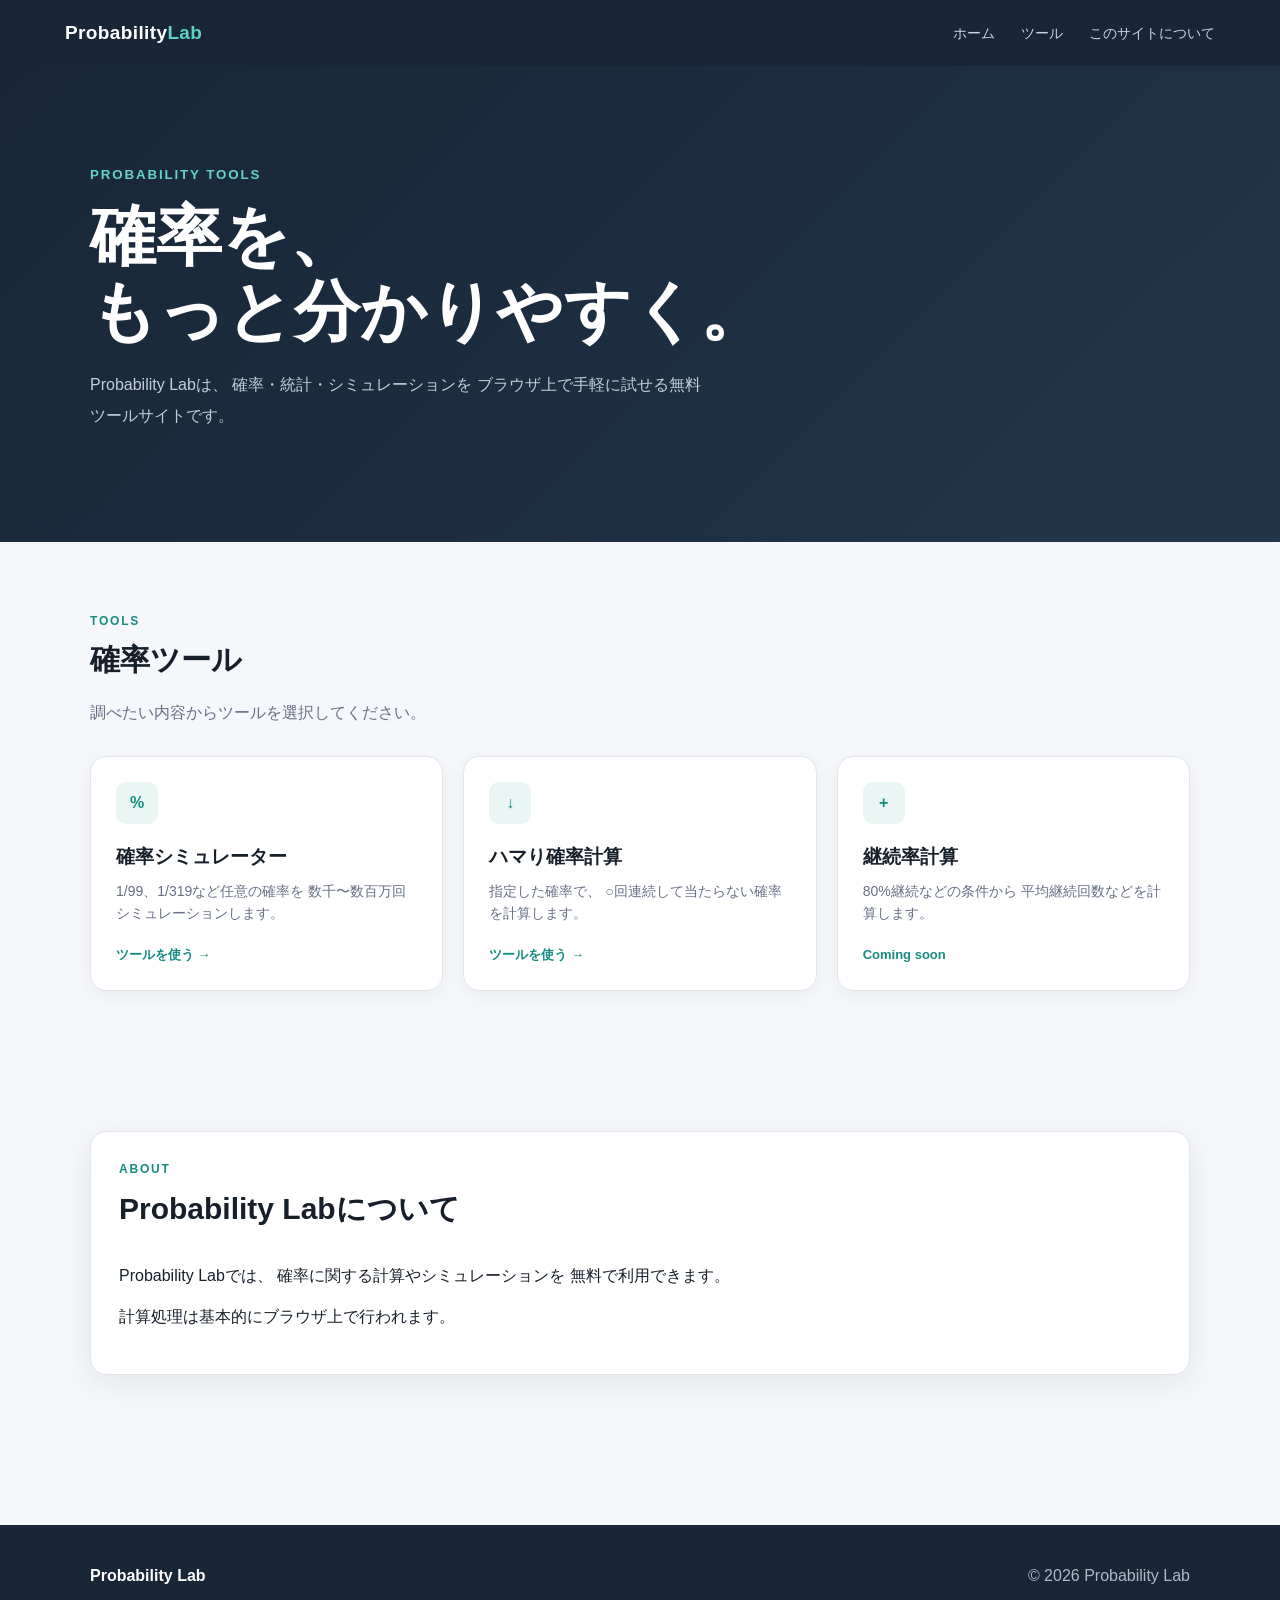
<file: index.html>
<!DOCTYPE html>

<html lang="ja">

<head>

  <meta charset="UTF-8">

  <meta
    name="viewport"
    content="width=device-width, initial-scale=1.0"
  >

  <title>
    Probability Lab｜無料確率計算・シミュレーションツール
  </title>

  <meta
    name="description"
    content="確率シミュレーター、ハマり確率、継続率などを無料で計算できる確率ツールサイトです。"
  >

  <link
    rel="stylesheet"
    href="./assets/css/common.css"
  >

</head>


<body>


<header class="site-header">

  <div class="header-inner">

    <a
      href="./"
      class="logo"
    >
      Probability<span>Lab</span>
    </a>


    <nav class="main-nav">

      <a href="./">
        ホーム
      </a>

      <a href="#tools">
        ツール
      </a>

      <a href="#about">
        このサイトについて
      </a>

    </nav>

  </div>

</header>



<section class="hero">

  <div class="container">

    <div class="hero-content">

      <small>
        PROBABILITY TOOLS
      </small>

      <h1>
        確率を、
        <br>
        もっと分かりやすく。
      </h1>

      <p>
        Probability Labは、
        確率・統計・シミュレーションを
        ブラウザ上で手軽に試せる無料ツールサイトです。
      </p>

    </div>

  </div>

</section>



<main>


<section
  class="section"
  id="tools"
>

  <div class="container">


    <div class="section-title">

      <small>
        TOOLS
      </small>

      <h2>
        確率ツール
      </h2>

      <p>
        調べたい内容からツールを選択してください。
      </p>

    </div>



    <div class="tool-grid">


      <a
        href="./tools/probability/"
        class="tool-card"
      >

        <div class="tool-card-icon">
          %
        </div>

        <h3>
          確率シミュレーター
        </h3>

        <p>
          1/99、1/319など任意の確率を
          数千〜数百万回シミュレーションします。
        </p>

        <span class="link">
          ツールを使う →
        </span>

      </a>



      <a
        href="./tools/hamari/"
        class="tool-card"
      >

        <div class="tool-card-icon">
          ↓
        </div>

        <h3>
          ハマり確率計算
        </h3>

        <p>
          指定した確率で、
          ○回連続して当たらない確率を計算します。
        </p>

        <span class="link">
          ツールを使う →
        </span>

      </a>



      <div class="tool-card">

        <div class="tool-card-icon">
          +
        </div>

        <h3>
          継続率計算
        </h3>

        <p>
          80%継続などの条件から
          平均継続回数などを計算します。
        </p>

        <span class="link">
          Coming soon
        </span>

      </div>


    </div>

  </div>

</section>



<section
  class="section"
  id="about"
>

  <div class="container">

    <div class="panel">

      <div class="section-title">

        <small>
          ABOUT
        </small>

        <h2>
          Probability Labについて
        </h2>

      </div>


      <p>
        Probability Labでは、
        確率に関する計算やシミュレーションを
        無料で利用できます。
      </p>

      <p>
        計算処理は基本的にブラウザ上で行われます。
      </p>

    </div>

  </div>

</section>


</main>



<footer>

  <div class="footer-inner">

    <strong>
      Probability Lab
    </strong>

    <span>
      © 2026 Probability Lab
    </span>

  </div>

</footer>


</body>

</html>
</file>
<file: assets/css/common.css>
:root {
  --bg: #f5f7fa;
  --surface: #ffffff;
  --surface-soft: #f0f3f7;

  --text: #17202a;
  --text-light: #667085;

  --navy: #182638;
  --navy-light: #25364b;

  --accent: #168c83;
  --accent-hover: #11746d;

  --border: #e1e6ec;

  --shadow:
    0 8px 30px rgba(20, 35, 50, 0.08);

  --radius: 16px;
}


/* ===============================
   RESET
=============================== */

* {
  box-sizing: border-box;
}

html {
  scroll-behavior: smooth;
}

body {
  margin: 0;
  background: var(--bg);
  color: var(--text);

  font-family:
    -apple-system,
    BlinkMacSystemFont,
    "Segoe UI",
    "Yu Gothic",
    "Hiragino Kaku Gothic ProN",
    sans-serif;

  line-height: 1.6;
}

button,
input {
  font: inherit;
}


/* ===============================
   HEADER
=============================== */

.site-header {
  background: var(--navy);
  color: white;

  height: 66px;

  position: sticky;
  top: 0;

  z-index: 100;
}

.header-inner {
  width: min(1150px, 92%);
  height: 100%;

  margin: auto;

  display: flex;
  align-items: center;
  justify-content: space-between;
}

.logo {
  color: white;
  text-decoration: none;

  font-size: 19px;
  font-weight: 700;

  letter-spacing: 0.02em;
}

.logo span {
  color: #5ed1c7;
}

.main-nav {
  display: flex;
  gap: 26px;
}

.main-nav a {
  color: #cbd5df;
  text-decoration: none;

  font-size: 14px;
}

.main-nav a:hover {
  color: white;
}


/* ===============================
   COMMON
=============================== */

.container {
  width: min(1100px, 92%);
  margin: auto;
}

.section {
  padding: 70px 0;
}

.section-title {
  margin-bottom: 30px;
}

.section-title small {
  display: block;

  color: var(--accent);

  font-size: 12px;
  font-weight: 700;

  letter-spacing: 0.15em;
}

.section-title h2 {
  margin: 5px 0 0;

  font-size: 30px;
}

.section-title p {
  color: var(--text-light);
}


/* ===============================
   PANEL
=============================== */

.panel {
  background: var(--surface);

  border: 1px solid var(--border);
  border-radius: var(--radius);

  box-shadow: var(--shadow);

  padding: 28px;
}


/* ===============================
   BUTTON
=============================== */

.primary-button {
  border: none;

  background: var(--accent);
  color: white;

  padding: 14px 24px;

  border-radius: 10px;

  font-weight: 700;

  cursor: pointer;

  transition: 0.2s;
}

.primary-button:hover {
  background: var(--accent-hover);
  transform: translateY(-1px);
}


/* ===============================
   TOOL CARDS
=============================== */

.tool-grid {
  display: grid;

  grid-template-columns:
    repeat(3, 1fr);

  gap: 20px;
}

.tool-card {
  display: block;

  background: white;

  border: 1px solid var(--border);
  border-radius: var(--radius);

  padding: 25px;

  text-decoration: none;

  color: var(--text);

  box-shadow:
    0 4px 18px rgba(20,35,50,.05);

  transition: 0.2s;
}

.tool-card:hover {
  transform: translateY(-4px);

  box-shadow:
    0 12px 30px rgba(20,35,50,.10);

  border-color: #b8c4d0;
}

.tool-card-icon {
  width: 42px;
  height: 42px;

  display: grid;
  place-items: center;

  border-radius: 10px;

  background: #e9f6f4;

  color: var(--accent);

  font-weight: bold;

  margin-bottom: 18px;
}

.tool-card h3 {
  margin: 0 0 8px;
}

.tool-card p {
  margin: 0;

  color: var(--text-light);

  font-size: 14px;
}

.tool-card .link {
  display: block;

  margin-top: 20px;

  color: var(--accent);

  font-size: 13px;

  font-weight: 700;
}


/* ===============================
   INPUT
=============================== */

.input-grid {
  display: grid;

  grid-template-columns:
    repeat(3, 1fr);

  gap: 18px;
}

.input-group label {
  display: block;

  margin-bottom: 7px;

  font-size: 13px;
  font-weight: 600;
}

.input-group input {
  width: 100%;

  padding: 12px 13px;

  border: 1px solid #ccd4dd;

  border-radius: 9px;

  background: white;

  outline: none;
}

.input-group input:focus {
  border-color: var(--accent);

  box-shadow:
    0 0 0 3px rgba(22,140,131,.10);
}

.input-group small {
  display: block;

  margin-top: 6px;

  color: var(--text-light);
}


/* ===============================
   PRESET
=============================== */

.preset-list {
  display: flex;

  flex-wrap: wrap;

  gap: 8px;

  margin-bottom: 22px;
}

.preset {
  background: var(--surface-soft);

  border: 1px solid var(--border);

  padding: 8px 14px;

  border-radius: 8px;

  cursor: pointer;
}

.preset:hover,
.preset.active {
  background: var(--navy);

  color: white;

  border-color: var(--navy);
}


/* ===============================
   RESULTS
=============================== */

.result-grid {
  display: grid;

  grid-template-columns:
    repeat(4, 1fr);

  gap: 15px;
}

.result-card {
  background: white;

  border: 1px solid var(--border);

  border-radius: 13px;

  padding: 21px;
}

.result-card span {
  color: var(--text-light);

  font-size: 12px;
}

.result-card strong {
  display: block;

  margin-top: 8px;

  font-size: 25px;
}

.result-card.feature {
  background: var(--navy);

  color: white;

  border-color: var(--navy);
}

.result-card.feature span {
  color: #b9c4cf;
}


/* ===============================
   CHART
=============================== */

.chart-container {
  height: 390px;

  margin-top: 20px;
}


/* ===============================
   HERO
=============================== */

.hero {
  background:
    linear-gradient(
      135deg,
      #182638,
      #21354b
    );

  color: white;

  padding:
    95px 0;
}

.hero-content {
  max-width: 720px;
}

.hero small {
  color: #65d3c9;

  font-weight: 700;

  letter-spacing: .14em;
}

.hero h1 {
  margin: 12px 0 20px;

  font-size:
    clamp(40px, 7vw, 66px);

  line-height: 1.15;
}

.hero p {
  max-width: 620px;

  color: #c3ced9;

  line-height: 1.9;
}


/* ===============================
   FOOTER
=============================== */

footer {
  margin-top: 80px;

  background: var(--navy);

  color: #aeb9c5;
}

.footer-inner {
  width: min(1100px, 92%);

  margin: auto;

  padding: 38px 0;

  display: flex;

  justify-content: space-between;
}

.footer-inner strong {
  color: white;
}


/* ===============================
   MOBILE
=============================== */

@media (max-width: 800px) {

  .main-nav {
    display: none;
  }

  .tool-grid {
    grid-template-columns: 1fr;
  }

  .input-grid {
    grid-template-columns: 1fr;
  }

  .result-grid {
    grid-template-columns:
      repeat(2, 1fr);
  }

  .hero {
    padding:
      70px 0;
  }

}


@media (max-width: 480px) {

  .result-grid {
    grid-template-columns: 1fr;
  }

  .panel {
    padding: 20px;
  }

}
</file>
